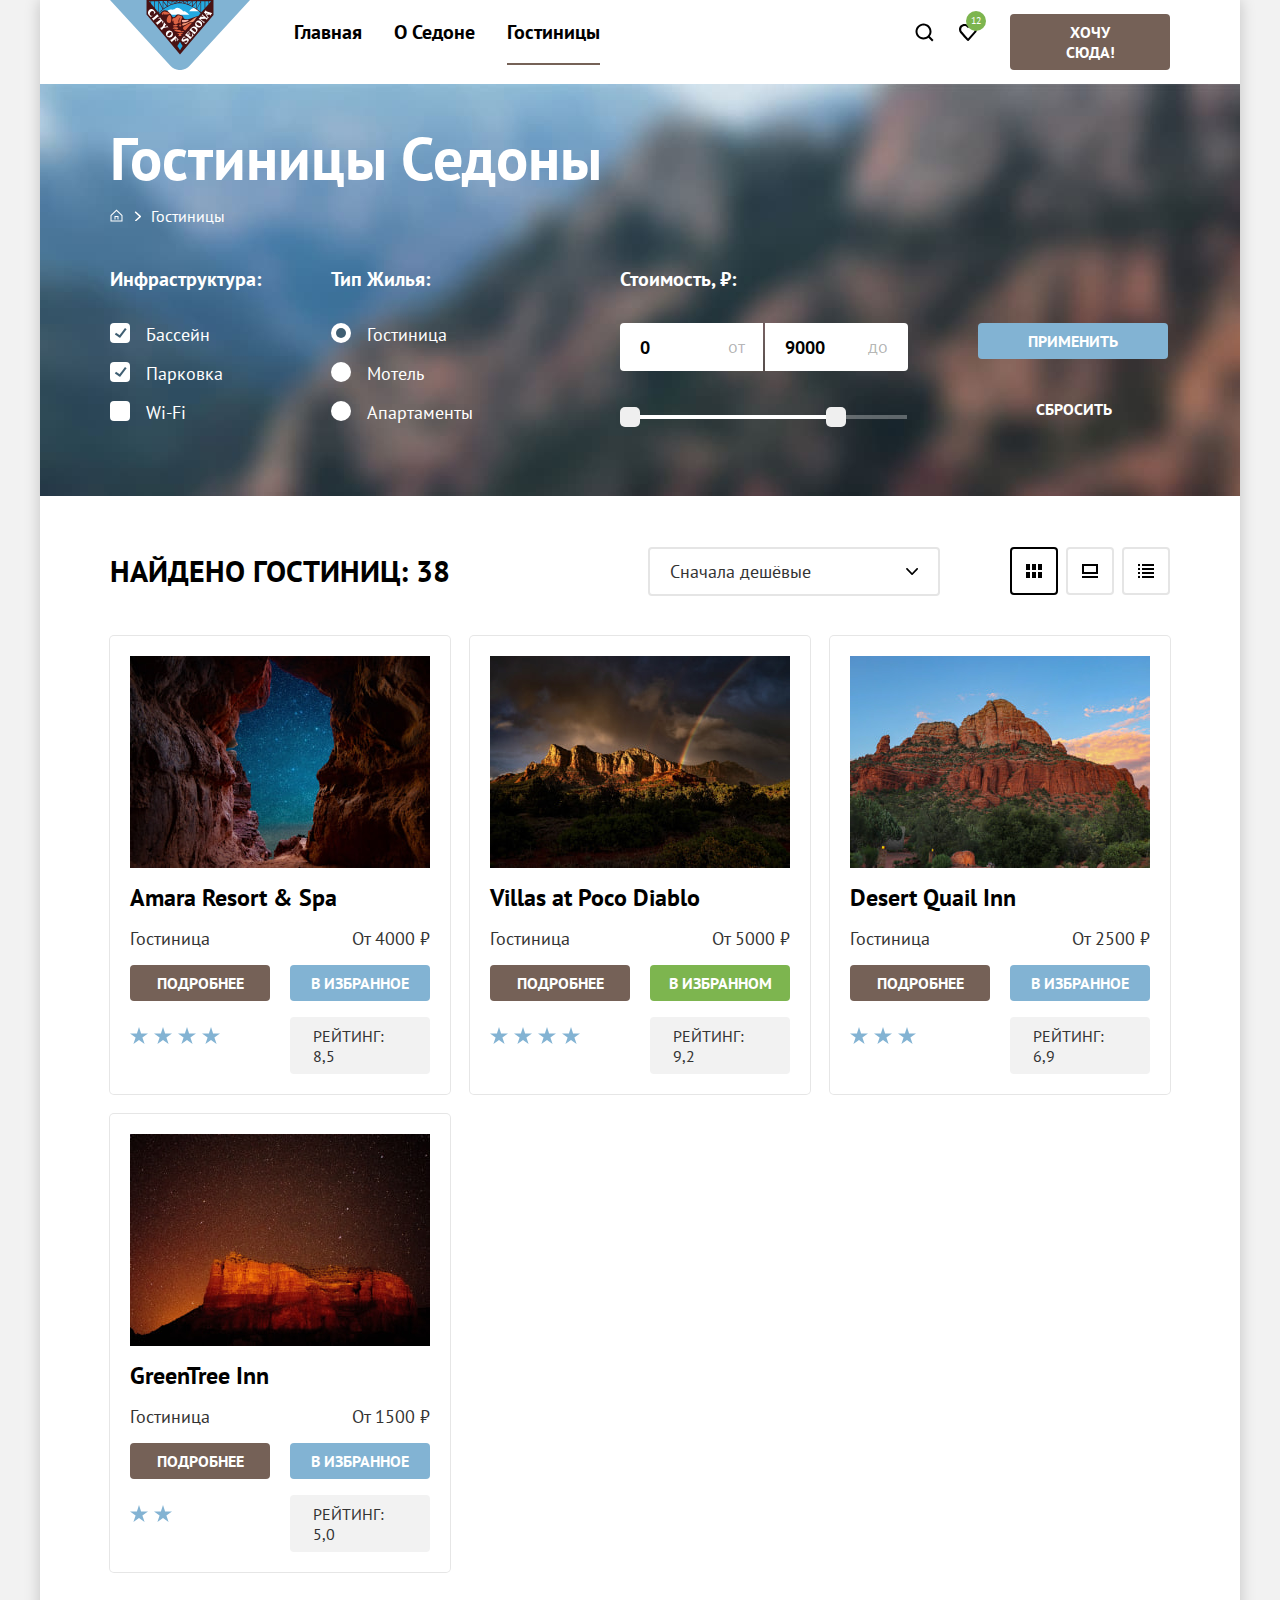
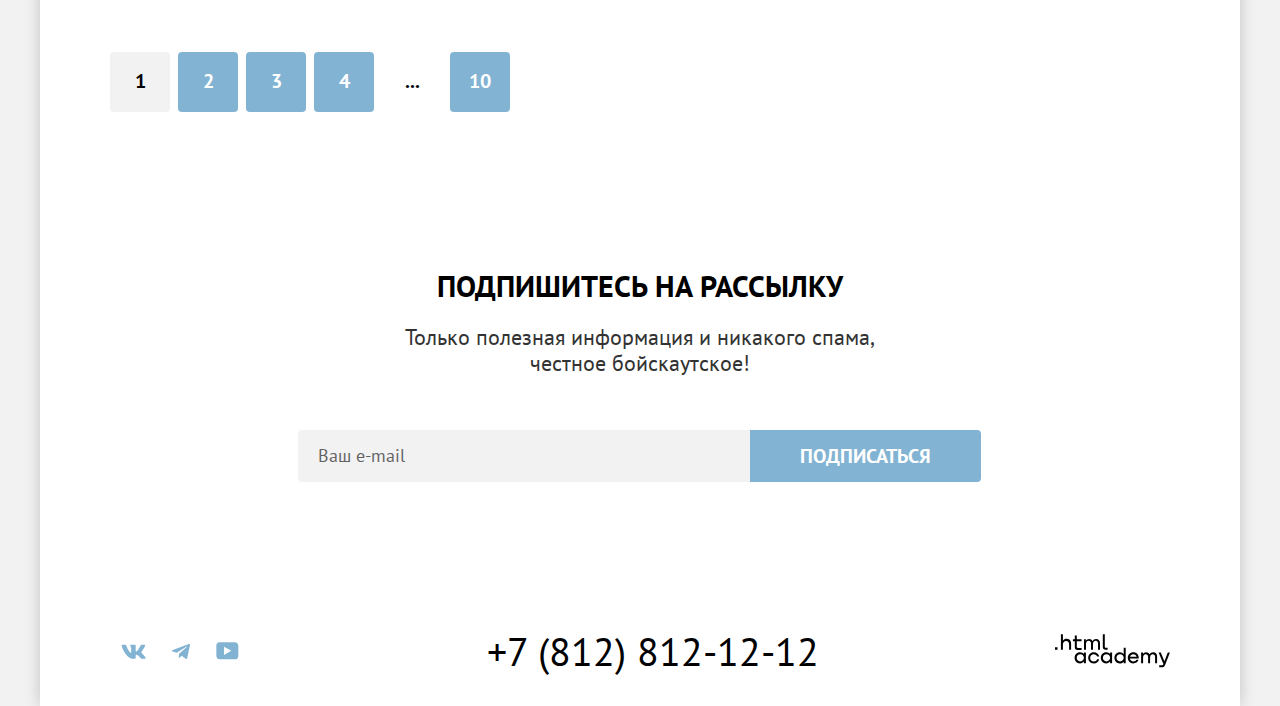
<file: catalog.html>
<!DOCTYPE html>
<html lang="ru">
  <head>
    <meta charset="UTF-8">
    <title>Седона. Гостиницы</title>
    <link rel="stylesheet" href="styles/styles.css">
    <link rel="icon" href="favicon.ico">
    <link rel="icon" type="image/png" sizes="32x32" href="images/favicon.png">
  </head>
  <body>
    <div class="page-container">
      <header class="header" data-test="header">
        <div class="header-container">
          <nav class="navigation">
            <div class="navigation-left">
              <a class="navigation-logo" href="index.html">
                <img class="header-logo" src="images/logo.svg" width="140" height="70" alt="Логотип города Седона">
              </a>
              <ul class="navigation-list">
                <li class="navigation-item">
                  <a class="navigation-link" href="index.html">Главная</a>
                </li>
                <li class="navigation-item">
                  <a class="navigation-link" href="#">О Седоне</a>
                </li>
                <li class="navigation-item">
                  <a class="navigation-link navigation-link-current" href="#">Гостиницы</a>
                </li>
              </ul>
            </div>
            <ul class="navigation-user">
              <li class="navigation-user-item">
                <a class="navigation-user-link navigation-user-link-search" href="#">
                  <span class="visually-hidden">Поиск</span>
                  <svg class="navigation-icon" aria-hidden="true" focusable="false" xmlns="http://www.w3.org/2000/svg" width="19" height="19" fill="none" viewBox="0 0 19 19">
                    <path d="m18.5 17.008-3.7-3.68c1-1.292 1.7-2.983 1.7-4.872C16.5 4.08 12.9.5 8.5.5s-8 3.68-8 8.055c0 4.376 3.6 7.956 8 7.956 1.8 0 3.5-.597 4.9-1.69l3.7 3.679 1.4-1.492Zm-10-2.486c-3.3 0-6-2.685-6-5.967 0-3.282 2.7-5.967 6-5.967s6 2.685 6 5.967c0 3.282-2.7 5.967-6 5.967Z"/>
                  </svg>
                </a>
              </li>
              <li class="navigation-user-item">
                <a class="navigation-user-link navigation-user-link-favorite" href="#">
                  <span class="visually-hidden">Избранное</span>
                  <svg class="navigation-icon" aria-hidden="true" focusable="false" xmlns="http://www.w3.org/2000/svg" width="18" height="17" fill="none" viewBox="0 0 18 17">
                    <path d="M8.9 17c-.3 0-.6-.1-.8-.4-5.4-6.1-6.7-7.5-7-7.9C.4 7.8 0 6.6 0 5.4 0 2.4 2.4 0 5.5 0 6.8 0 8 .5 9 1.3 10 .5 11.3 0 12.5 0c3 0 5.5 2.4 5.5 5.4 0 1.3-.5 2.5-1.3 3.4l-7 7.9c-.2.2-.4.3-.8.3Zm-6-9.5c.3.4 3.5 4 6.1 6.9l6.2-7c.5-.5.7-1.2.7-2 0-1.8-1.5-3.3-3.3-3.3-1 0-2 .5-2.7 1.3-.3.3-.6.4-.9.4-.3 0-.6-.2-.8-.4-.7-.8-1.7-1.3-2.7-1.3-1.8 0-3.3 1.5-3.3 3.3-.1.9.3 1.6.7 2.1-.1 0-.1 0 0 0Z"/>
                  </svg>
                  <span class="favorite-likes">12</span>
                </a>
              </li>
              <li class="navigation-user-item">
                <a class="header-button" href="#">Хочу сюда!</a>
              </li>
            </ul>
          </nav>
        </div>
      </header>
      <main class="main-container" data-test="main">
        <section class="filter" data-test="filter">
          <h1 class="inner-header-title">Гостиницы Седоны</h1>
          <ul class="breadcrumbs">
            <li class="breadcrumbs-item">
              <a class="breadcrumbs-link breadcrumbs-link-home" href="index.html">
                <svg width="13" height="15" viewBox="0 0 13 15" fill="none" xmlns="http://www.w3.org/2000/svg">
                  <path d="M6.5 0.5L0.5 6.30006V12.5001H12.5V6.30006L6.5 0.5ZM11.5 11.5001H1.5V6.70005L6.5 1.9L11.5 6.70005V11.5001Z" fill="white"/>
                  <path d="M4.5 10.5001H5.5V8.00005H7.5V10.5001H8.5V7.00005H4.5V10.5001Z" fill="white"/>
                  </svg>
                <span class="visually-hidden">Главная</span>
              </a>
            </li>
            <li class="breadcrumbs-item">
              <a class="breadcrumbs-link" title="Вы находитесь тут" href="#">Гостиницы</a>
            </li>
          </ul>
          <form class="catalog-filter" action="https://echo.htmlacademy.ru/" method="get">
            <div class="catalog-filter-group-left">
              <fieldset class="catalog-filter-group">
                <legend class="catalog-filter-group-title">Инфраструктура:</legend>
                <ul class="catalog-filter-list">
                  <li class="catalog-filter-item">
                    <label class="control">
                      <input class="visually-hidden control-input" type="checkbox" name="pool" checked>
                      <span class="control-mark"></span>
                      <span class="control-label">Бассейн</span>
                    </label>
                  </li>
                  <li class="catalog-filter-item">
                    <label class="control">
                      <input class="visually-hidden control-input" type="checkbox" name="parking" checked>
                      <span class="control-mark"></span>
                      <span class="control-label">Парковка</span>
                    </label>
                  </li>
                  <li class="catalog-filter-item">
                    <label class="control">
                      <input class="visually-hidden control-input" type="checkbox" name="wifi">
                      <span class="control-mark"></span>
                      <span class="control-label">Wi-Fi</span>
                    </label>
                  </li>
                </ul>
              </fieldset>
              <fieldset class="catalog-filter-group">
                <legend class="catalog-filter-group-title">Тип Жилья:</legend>
                <ul class="catalog-filter-list">
                  <li class="catalog-filter-item">
                    <label class="control">
                      <input class="visually-hidden control-input" type="radio" name="housing-type" value="hotel" checked>
                      <span class="control-mark-radio"></span>
                      <span class="control-label">Гостиница</span>
                    </label>
                  </li>
                  <li class="catalog-filter-item">
                    <label class="control">
                      <input class="visually-hidden control-input" type="radio" name="housing-type" value="motel">
                      <span class="control-mark-radio"></span>
                      <span class="control-label">Мотель</span>
                    </label>
                  </li>
                  <li class="catalog-filter-item">
                    <label class="control">
                      <input class="visually-hidden control-input" type="radio" name="housing-type" value="apartments">
                      <span class="control-mark-radio"></span>
                      <span class="control-label">Апартаменты</span>
                    </label>
                  </li>
                </ul>
              </fieldset>
            </div>
            <div class="catalog-filter-group-right">
              <fieldset class="catalog-filter-group">
                <legend class="catalog-filter-group-title">Стоимость, ₽:</legend>
                <div class="range-wrapper-inputs">
                  <label class="filter-range-control"><span class="label-text">от</span>
                    <input class="range-input range-input-min" type="number" name="min-interval" value="0"></label>
                  <label class="filter-range-control"><span class="label-text">до</span>
                    <input class="range-input range-input-max" type="number" name="max-interval" value="9000"></label>
                </div>
                <div class="range-scale">
                  <div class="range-bar" style="left: 0; width: 226px;">
                    <button class="range-toggle toggle-min" type="button">
                      <span class="visually-hidden">Управление нижней границей стоимости</span>
                    </button>
                    <button class="range-toggle toggle-max" type="button">
                      <span class="visually-hidden">Управление верхней границей стоимости</span>
                    </button>
                  </div>
                </div>
              </fieldset>
              <div class="catalog-filter-buttons">
                <button class="catalog-filter-submit" type="submit">Применить</button>
                <button class="catalog-filter-reset" type="reset">Сбросить</button>
              </div>
            </div>
          </form>
        </section>
        <section class="catalog" data-test="catalog">
          <h2 class="visually-hidden" hidden>Каталог гостиниц</h2>
          <div class="catalog-control">
            <h3 class="catalog-title">Найдено гостиниц: <span>38</span></h3>
            <div class="catalog-buttons">
              <select class="select-control" aria-label="Сортировка">
                <option value="popular">Сначала популярные</option>
                <option value="cheap" selected>Сначала дешёвые</option>
                <option value="expensive">Сначала дорогие</option>
              </select>
              <ul class="view-buttons">
                <li class="view-button-item">
                  <a class="view-button view-button-tile view-button-current" href="#">
                    <span class="visually-hidden">Показать плиткой</span>
                  </a>
                </li>
                <li class="view-button-item">
                  <a class="view-button view-button-card" href="#">
                    <span class="visually-hidden">Показать карточками</span>
                  </a>
                </li>
                <li class="view-button-item">
                  <a class="view-button view-button-list" href="#">
                    <span class="visually-hidden">Показать списком</span>
                  </a>
                </li>
              </ul>
            </div>
          </div>
          <ul class="product-list">
            <li class="product-card">
              <a class="product-card-link" href="#" tabindex="-1">
                <img class="product-card-img" src="images/hotel-1.jpg" width="300" height="212" alt="Звездное небо в расщелине гор">
              </a>
              <a class="product-card-link" href="#" tabindex="-1">
                <h3 class="product-card-title">Amara Resort & Spa</h3>
              </a>
              <p class="product-card-type">Гостиница</p>
              <p class="product-card-price">От <span class="price">4000</span> ₽</p>
              <a class="product-card-button" href="#">Подробнее</a>
              <a class="add-favorite-button" href="#">В избранное</a>
              <ul class="product-card-stars">
                <li class="star active"></li>
                <li class="star active"></li>
                <li class="star active"></li>
                <li class="star active"></li>
                <li class="star visually-hidden"></li>
              </ul>
              <p class="product-card-rating">Рейтинг: <span class="rating">8,5</span></p>
            </li>
            <li class="product-card">
              <a class="product-card-link" href="#" tabindex="-1">
                <img class="product-card-img" src="images/hotel-2.jpg" width="300" height="212" alt="Радуга над горным хребетом">
              </a>
              <a class="product-card-link" href="#" tabindex="-1">
                <h3 class="product-card-title">Villas at Poco Diablo</h3>
              </a>
              <p class="product-card-type">Гостиница</p>
              <p class="product-card-price">От <span class="price">5000</span> ₽</p>
              <a class="product-card-button" href="#">Подробнее</a>
              <a class="add-favorite-button add-favorite-button-current" href="#">В избранном</a>
              <ul class="product-card-stars">
                <li class="star active"></li>
                <li class="star active"></li>
                <li class="star active"></li>
                <li class="star active"></li>
                <li class="star visually-hidden"></li>
              </ul>
              <p class="product-card-rating">Рейтинг: <span class="rating">9,2</span></p>
            </li>
            <li class="product-card">
              <a class="product-card-link" href="#" tabindex="-1">
                <img class="product-card-img" src="images/hotel-3.jpg" width="300" height="212" alt="Горы на фоне голубого неба">
              </a>
              <a class="product-card-link" href="#" tabindex="-1">
                <h3 class="product-card-title">Desert Quail Inn</h3>
              </a>
              <p class="product-card-type">Гостиница</p>
              <p class="product-card-price">От <span class="price">2500</span> ₽</p>
              <a class="product-card-button" href="#">Подробнее</a>
              <a class="add-favorite-button" href="#">В избранное</a>
              <ul class="product-card-stars">
                <li class="star active"></li>
                <li class="star active"></li>
                <li class="star active"></li>
                <li class="star visually-hidden"></li>
                <li class="star visually-hidden"></li>
              </ul>
              <p class="product-card-rating">Рейтинг: <span class="rating">6,9</span></p>
            </li>
            <li class="product-card">
              <a class="product-card-link" href="#" tabindex="-1">
                <img class="product-card-img" src="images/hotel-4.jpg" width="300" height="212" alt="Горы на фоне звёздного неба">
              </a>
              <a class="product-card-link" href="#" tabindex="-1">
                <h3 class="product-card-title">GreenTree Inn</h3>
              </a>
              <p class="product-card-type">Гостиница</p>
              <p class="product-card-price">От <span class="price">1500</span> ₽</p>
              <a class="product-card-button" href="#">Подробнее</a>
              <a class="add-favorite-button" href="#">В избранное</a>
              <ul class="product-card-stars">
                <li class="star active"></li>
                <li class="star active"></li>
                <li class="star visually-hidden"></li>
                <li class="star visually-hidden"></li>
                <li class="star visually-hidden"></li>
              </ul>
              <p class="product-card-rating">Рейтинг: <span class="rating">5,0</span></p>
            </li>
          </ul>
          <ul class="pagination">
            <li class="pagination-item">
              <a class="pagination-link pagination-link current" title="Текущая страница">1</a>
            </li>
            <li class="pagination-item">
              <a class="pagination-link" href="#">2</a>
            </li>
            <li class="pagination-item">
              <a class="pagination-link" href="#">3</a>
            </li>
            <li class="pagination-item">
              <a class="pagination-link" href="#">4</a>
            </li>
            <li class="pagination-item">
              <span class="visually-hidden">...</span>
              <a class="pagination-link dotted">...</a>
            </li>
            <li class="pagination-item">
              <a class="pagination-link" href="#">10</a>
            </li>
          </ul>
        </section>
        <section class="subscribe-catalog" data-test="subscribe">
          <h2 class="subscribe-title">Подпишитесь на рассылку</h2>
          <p class="subscribe-text">Только полезная информация и никакого спама,<br> честное бойскаутское!</p>
          <form class="subscribe-form" action="https://echo.htmlacademy.ru/" method="post">
            <p class="subscribe-form-name">
              <label class="visually-hidden" for="user-email">Ваш e-mail</label>
              <input class="subscribe-email" type="email" id="user-email" name="user-email" placeholder="Ваш e-mail">
            </p>
            <button class="button subscribe-button" type="submit">Подписаться</button>
          </form>
        </section>
      </main>
      <footer class="footer" data-test="footer">
        <div class="footer-container">
          <ul class="social-list">
            <li class="social-item">
              <a class="social-link" href="https://vk.com/htmlacademy">
                <span class="visually-hidden">Вконтакте</span>
                <svg class="social-icon" aria-hidden="true" focusable="false" xmlns="http://www.w3.org/2000/svg" width="25" height="15" fill="none" viewBox="0 0 25 15">
                  <path fill-rule="evenodd" d="M24.116 1.804c.166-.546 0-.948-.795-.948h-2.625c-.668 0-.976.347-1.143.73 0 0-1.335 3.196-3.226 5.272-.612.602-.89.793-1.224.793-.167 0-.418-.19-.418-.738V1.804c0-.656-.184-.948-.74-.948H9.817c-.417 0-.668.304-.668.593 0 .621.946.765 1.043 2.513V7.76c0 .833-.153.984-.487.984-.89 0-3.055-3.21-4.34-6.885-.249-.715-.5-1.003-1.172-1.003H1.566c-.75 0-.9.347-.9.73 0 .682.89 4.07 4.145 8.551 2.17 3.06 5.225 4.72 8.008 4.72 1.67 0 1.875-.369 1.875-1.004V11.54c0-.737.158-.884.687-.884.39 0 1.057.192 2.615 1.667 1.78 1.75 2.073 2.533 3.075 2.533h2.625c.75 0 1.126-.368.91-1.096-.238-.724-1.088-1.775-2.215-3.022-.612-.71-1.53-1.475-1.809-1.858-.389-.49-.278-.71 0-1.147 0 0 3.2-4.426 3.533-5.929h.001Z" clip-rule="evenodd"/>
                </svg>
              </a>
            </li>
            <li class="social-item">
              <a class="social-link" href="https://t.me/htmlacademy">
                <span class="visually-hidden">Телеграм</span>
                <svg class="social-icon" aria-hidden="true" focusable="false" xmlns="http://www.w3.org/2000/svg" width="18" height="16" fill="none" viewBox="0 0 18 16">
                  <path d="M16.785.956.84 7.104C-.248 7.541-.24 8.148.64 8.42l4.094 1.277 9.472-5.976c.448-.272.857-.126.52.173l-7.673 6.925H7.05l.002.001-.283 4.22c.414 0 .597-.19.829-.414l1.988-1.934 4.136 3.055c.762.42 1.31.205 1.5-.706l2.715-12.795c.278-1.114-.425-1.618-1.153-1.29Z"/>
                </svg>
              </a>
            </li>
            <li class="social-item">
              <a class="social-link" href="https://www.youtube.com/user/htmlacademyru">
                <span class="visually-hidden">Ютуб</span>
                <svg class="social-icon" aria-hidden="true" focusable="false" xmlns="http://www.w3.org/2000/svg" width="23" height="18" fill="none" viewBox="0 0 23 18">
                  <path d="M18.94.356H3.507C1.647.356.333 1.95.333 3.756V13.85c0 1.913 1.314 3.506 3.174 3.506H19.16c1.642 0 3.174-1.593 3.174-3.4v-10.2c-.219-1.806-1.532-3.4-3.393-3.4ZM7.995 12.894V4.819l7.333 4.037-7.333 4.038Z"/>
                </svg>
              </a>
            </li>
          </ul>
          <a class="phone" href="tel:+78128121212">+7 (812) 812-12-12</a>
          <a class="copyright" href="https://htmlacademy.ru/">
            <svg class="logo-academy"  xmlns="http://www.w3.org/2000/svg" width="115" height="34" fill="none" viewBox="0 0 115 34">
              <path d="M0 13.256v2.6h2.5v-2.6H0ZM11.6 4.856c-1.6 0-2.8.7-3.6 1.7h-.1v-6.2h-2v15.5h2v-5.3c0-2.1 1.3-3.6 3.3-3.6 1.8 0 2.9 1.4 2.9 3.2v5.7h2v-6.1c.1-3-1.8-4.9-4.5-4.9ZM26.6 5.156h-4.8v-3.7h-2v3.8h-1.9v2h1.9v6c0 1.7 1 2.7 2.7 2.7h4.1v-2h-3.7c-.7 0-1.1-.4-1.1-1.1v-5.7h4.8v-2ZM41.1 4.956c-1.6 0-2.9.8-3.5 2.1h-.1c-.6-1.2-1.8-2.1-3.4-2.1-1.4 0-2.5.8-3.1 1.8h-.1v-1.6H29v10.6h2v-5.4c0-2 1-3.5 2.6-3.5 1.5 0 2.4 1 2.4 2.6v6.3h2v-5.6c0-2.4 1.4-3.3 2.6-3.3 1.5 0 2.4 1 2.4 2.6v6.3h2v-6.5c.1-2.5-1.4-4.3-3.9-4.3ZM47.8 13.056c0 1.7 1 2.7 2.8 2.7h2v-2h-1.7c-.7 0-1.1-.4-1.1-1.1V.356h-2v12.7ZM28.9 20.056c-.9-1.1-2.2-1.8-3.9-1.8-3.1 0-5.4 2.3-5.4 5.6s2.3 5.6 5.4 5.6c1.8 0 3-.8 3.8-1.9h.1v1.6h2v-10.6h-2v1.5Zm-3.6 7.4c-2.2 0-3.6-1.6-3.6-3.6s1.4-3.6 3.6-3.6 3.6 1.6 3.6 3.6c0 1.9-1.4 3.6-3.6 3.6ZM44.2 22.356c-.5-2.4-2.6-4.1-5.4-4.1-3.4 0-5.6 2.5-5.6 5.6 0 3.1 2.2 5.6 5.6 5.6 2.8 0 4.9-1.8 5.4-4.2h-2.1c-.4 1.3-1.7 2.3-3.3 2.3-2.2 0-3.6-1.6-3.6-3.6s1.4-3.6 3.6-3.6c1.6 0 2.8 1 3.3 2.2h2.1v-.2ZM55.1 20.056c-.9-1.1-2.2-1.8-3.9-1.8-3.1 0-5.4 2.3-5.4 5.6s2.3 5.6 5.4 5.6c1.8 0 3-.8 3.8-1.9h.1v1.6h2v-10.6h-2v1.5Zm-3.6 7.4c-2.2 0-3.6-1.6-3.6-3.6s1.4-3.6 3.6-3.6 3.6 1.6 3.6 3.6c0 1.9-1.5 3.6-3.6 3.6ZM68.7 20.156c-.9-1.1-2.2-1.9-3.9-1.9-3.1 0-5.4 2.3-5.4 5.6s2.2 5.6 5.4 5.6c1.7 0 3-.8 3.8-1.8h.1v1.5h2v-15.4h-2v6.4Zm-3.6 7.3c-2.2 0-3.6-1.6-3.6-3.6s1.4-3.6 3.6-3.6 3.6 1.6 3.6 3.6c-.1 2-1.5 3.6-3.6 3.6ZM78.3 18.256c-3.3 0-5.5 2.5-5.5 5.6 0 3 2.1 5.6 5.5 5.6 2.5 0 4.5-1.3 5.2-3.6h-2.1c-.5 1-1.6 1.6-3 1.6-1.9 0-3.3-1.3-3.4-2.9h8.8c.2-3.6-2-6.3-5.5-6.3Zm0 1.9c1.7 0 3 1 3.3 2.6h-6.5c.3-1.5 1.5-2.6 3.2-2.6ZM98.2 18.256c-1.6 0-2.9.8-3.6 2h-.1c-.6-1.2-1.8-2-3.4-2-1.4 0-2.5.7-3.1 1.8v-1.5h-1.9v10.6h2v-5.4c0-2 1-3.4 2.6-3.5 1.5 0 2.4 1 2.4 2.6v6.3h2v-5.6c0-2.4 1.4-3.3 2.6-3.3 1.5 0 2.4 1 2.4 2.6v6.3h2v-6.5c.1-2.6-1.4-4.4-3.9-4.4ZM109.4 27.356l-3.6-8.9h-2.2l4.8 11.6c-.3.9-.7 1.2-1.7 1.2h-2.5v2h2.5c1.8 0 2.8-.8 3.5-2.6l4.7-12.2h-2.1l-3.4 8.9Z"/>
            </svg>
            <span class="visually-hidden">Школа html academy</span>
          </a>
        </div>
      </footer>
    </div>
  </body>
</html>
</file>
<file: styles/styles.css>
@font-face {
  font-family: "PT Sans";
  font-style: normal;
  font-weight: 400;
  src: url("../fonts/ptsans-400.woff2") format("woff2");
  font-display: swap;
}

@font-face {
  font-family: "PT Sans";
  font-style: normal;
  font-weight: 700;
  src: url("../fonts/ptsans-700.woff2") format("woff2");
  font-display: swap;
}

html {
  height: 100%;
}

body {
  margin: 0;
  height: 100%;
  font-family: "PT Sans", sans-serif;
  font-size: 18px;
  font-weight: 400;
  line-height: 21px;
  color: #000000;
  background-color: #f2f2f2;
}

.page-container {
  width: 1200px;
  min-height: 100%;
  margin: 0 auto;
  background-color: #ffffff;
  background-size: cover;
  box-shadow: 0px 0px 15px 0px rgba(0, 0, 0, 0.2);
  display: flex;
  flex-direction: column;
}

.visually-hidden {
  position: absolute;
  width: 1px;
  height: 1px;
  margin: -1px;
  padding: 0;
  border: 0;
  clip: rect(0 0 0 0);
  overflow: hidden;
}

.header-container {
  width: 1060px;
  margin: 0 auto;
  padding: 0 70px;
  background-color: #ffffff;

  position: relative;
}

.navigation {
  display: flex;
}

.navigation-left {
  display: flex;
}

.navigation-logo {
  width: 140px;
  margin-right: 28px;
  margin-bottom: -10px;
  z-index: 2;
}

.navigation-logo:hover {
  opacity: 0.7;
}

.navigation-logo:focus {
  opacity: 0.7;
}

.navigation-logo:active {
  opacity: 0.3;
}

.navigation-list {
  margin: 0;
  padding: 0;
  width: 470px;
  list-style-type: none;
  display: flex;
  flex-wrap: wrap;
}

.navigation-link {
  font-size: 20px;
  line-height: 24px;
  font-weight: 700;
  color: #000000;
  text-decoration: none;
  text-transform: capitalize;
  display: block;
  padding: 20px 16px;
}

.navigation-link-current {
  position: relative;
}

.navigation-link-current::before {
  position: absolute;
  content: "";
  right: 16px;
  bottom: -1px;
  left: 16px;
  height: 2px;
  background-color: #756257;
  z-index: 1;
}

.navigation-link:hover {
  color: #756157;
}

.navigation-link:focus {
  color: #756157;
}

.navigation-link:active {
  color:  rgba(117, 97, 87, 0.3);
}

.navigation-user {
  max-width: 350px;
  margin: 0;
  padding: 0;
  margin-left: auto;
  list-style-type: none;
  display: flex;
}

.navigation-user-link {
  position: relative;
  font-size: 20px;
  line-height: 24px;
  font-weight: 700;
  color: #000000;
  text-decoration: none;
  display: block;
  min-width: 20px;
  min-height: 20px;
  padding: 22px 12px;
}

.navigation-user-link:hover .navigation-icon {
  fill: #756157;
}

.navigation-user-link:focus .navigation-icon {
  fill: #756157;
}

.navigation-user-link:active .navigation-icon {
  fill: rgba(117, 97, 87, 0.3);
}

.navigation-icon {
  position: absolute;
  top: 0;
  right: 0;
  bottom: 0;
  left: 0;
  fill: none;
  margin: auto;
  fill: #000000;
}

.favorite-likes {
position: absolute;
top: 11px;
left: 20px;
z-index: 1;
font-size: 10px;
font-weight: 400;
line-height: 10px;
color: #ffffff;
text-align: center;
vertical-align: top;
padding: 5px;
border-radius: 10px;
background-color: #7DB54F;
}

.header-button {
  font-size: 16px;
  font-weight: 700;
  line-height: 20px;
  color: #ffffff;
  text-align: center;
  text-transform: uppercase;
  text-decoration: none;
  width: 160px;
  margin: 14px 0 14px 20px;
  padding: 8px 34px;
  border-radius: 4px;
  background-color: #756157;
  display: block;
  box-sizing: border-box;
}

.header-button:hover, .product-card-button:hover {
  background-color: #615048;
}

.header-button:focus, .product-card-button:focus {
  background-color: #615048;
}

.header-button:active, .product-card-button:active {
  background-color: #756157;
  color: rgba(255, 255, 255, 0.3)
}

.header-button:disabled, .product-card-button:disabled {
  background-color: #E5E5E5;
}

.main-container {
  flex-grow: 1;
}

.hero-img {
  display: block;
  margin: 0 auto;
  padding-top: 51px;
  padding-bottom: 82px;
}

.hero {
  background-image: url("../images/hero-background.jpg");
  background-color: #a1d1f1;
  background-size: cover;
  background-repeat: no-repeat;
  clip-path: polygon(50% 0%, 100% 0, 100% 88%, 79% 93.5%, 79% 88.5%, 50% 100%, 21% 88.5%, 21% 93.5%, 0 88%, 0 0);
  margin: 0 auto;
  padding: 0;

}

.advantages-slogan {
  width: 651px;
  margin: 0 auto;
  margin-bottom: 21px;
  padding: 69px 0;
}

.advantages-lead {
  font-size: 30px;
  font-weight: 700;
  line-height: 36px;
  text-align: center;
  text-transform: uppercase;
  margin: 0 auto;
  margin-bottom: 25px;
}

.advantages-text {
  color: #333333;
  font-size: 22px;
  font-weight: 400;
  line-height: 26px;
  text-align: center;
  margin: 0 auto;
}

.advantages-list {
  display: flex;
  flex-wrap: wrap;
  justify-content: space-between;
  list-style-type: none;
  margin: 0;
  padding: 0;
}

.advantages-item-hight .advantages-wraper {
  padding: 102px 85px;
}

.advantages-wraper {
  padding: 112.5px 85px;
}

.advantages-item {
  background-color: #83B3D31F;
  width: 400px;
}

.advantages-item-hight {
  color: #ffffff;
  background-color: #82B3D3;
  display: flex;
  width: 1200px;
}

.advantages-item-hight:last-child {
  flex-direction: row-reverse;
}

.advantages-item-medium {
  background: #83B3D333;
}

.advantages-title {
  font-size: 24px;
  font-weight: 700;
  line-height: 28px;
  text-align: center;
  text-transform: uppercase;
  margin-top: 0;
  padding: 0 29px;
  margin-bottom: 62px;
}

.advantages-description {
  color: #333333;
  text-align: center;
  margin: 0;
}

.advantages-item-hight .advantages-description  {
  color: #ffffff;
  background-color: #82B3D3;
}

.advantages-img {
  background-size: contain;
}

.infrastructure-slogan {
  width: 505px;
  margin: 0 auto;
  padding: 64px 0;
}

.infrastructure-lead {
  font-size: 30px;
  font-weight: 700;
  line-height: 36px;
  text-align: center;
  text-transform: uppercase;
  margin: 0 auto;
  margin-bottom: 20px;
}

.infrastructure-text {
  color: #333333;
  font-size: 22px;
  font-weight: 400;
  line-height: 26px;
  text-align: center;
  margin: 0 auto;
}

.infrastructure-list {
  display: flex;
  justify-content: space-between;
  list-style-type: none;
  margin: 0;
  padding: 0;
}

.infrastructure-item {
  width: 400px;
  padding: 81px 85px;
}

.infrastructure-item:nth-child(1) .infrastructure-wrapper::before {
  content: "";
  display: block;
  margin: 0 auto;
  margin-bottom: 30px;
  background-image: url("../images/house.svg");
  background-repeat: no-repeat;
  width: 75px;
  height: 72px;
}

.infrastructure-item:nth-child(2) .infrastructure-wrapper::before {
  content: "";
  display: block;
  margin: 0 auto;
  margin-bottom: 30px;
  background-image: url("../images/food.svg");
  background-repeat: no-repeat;
  width: 75px;
  height: 72px;
}

.infrastructure-item:nth-child(3) .infrastructure-wrapper::before {
  content: "";
  display: block;
  margin: 0 auto;
  margin-bottom: 30px;
  background-image: url("../images/gift.svg");
  background-repeat: no-repeat;
  width: 75px;
  height: 72px;
}

.infrastructure-item-medium {
  background-color: #83B3D31F;
}

.infrastructure-title {
  font-size: 24px;
  font-weight: 700;
  line-height: 28px;
  text-align: center;
  text-transform: uppercase;
  margin: 0 auto;
  margin-bottom: 30px;
}

.infrastructure-description {
  color: #333333;
  text-align: center;
  margin: 0 auto;
}

.search {
  padding: 96px 300px;
}

.search-wrapper {
  text-align: center;
}

.search-title {
  font-size: 30px;
  font-weight: 700;
  line-height: 36px;
  text-align: center;
  text-transform: uppercase;
  margin: 0 auto;
  margin-bottom: 20px;
}

.search-text {
  color: #333333;
  font-size: 22px;
  font-weight: 400;
  line-height: 26px;
  text-align: center;
  margin: 0 auto;
  margin-bottom: 54px;
}

.search-button {
  font-size: 20px;
  font-weight: 700;
  line-height: 36px;
  color: #ffffff;
  text-transform: uppercase;
  text-decoration: none;
  display: inline-block;
  padding: 8px 50px;
  border-radius: 4px;
  background-color: #756157;
}

.search-button:hover {
  background-color: #615048;
}

.search-button:focus {
  background-color: #615048;
}

.search-button:active {
  background-color: #756157;
  color: rgba(255, 255, 255, 0.3)
}

.search-button:disabled {
  background-color: #E5E5E5;
}

.subscribe-main {
  background-image: url("../images/subscribe.jpg");
  background-color: #000000;
  background-size: 100% auto;
  background-repeat: no-repeat;
  color: #ffffff;
  padding: 96px 258px 104px;
}

.subscribe-catalog {
  background-color: #ffffff;
  background-size: 100% auto;
  background-repeat: no-repeat;
  color: #000000;
  padding: 96px 258px 104px;
}

.subscribe-catalog .subscribe-text {
  color: #333333;
}

.subscribe-title {
  font-size: 30px;
  font-weight: 700;
  line-height: 36px;
  text-align: center;
  text-transform: uppercase;
  margin: 0 auto;
  margin-bottom: 20px;
}

.subscribe-text {
  font-size: 22px;
  font-weight: 400;
  line-height: 26px;
  text-align: center;
  margin: 0 auto;
  margin-bottom: 54px;
}

.subscribe-form {
  display: flex;
}

.subscribe-form-name {
  margin: 0;
}

.subscribe-email {
  font-family: inherit;
  font-size: 18px;
  font-weight: 400;
  line-height: 24px;
  color: #000000;
  background-color: #f2f2f2;
  width: 452px;
  padding: 14px 20px;
  box-sizing: border-box;
  border: none;
  border-radius: 4px 0 0 4px;
}

.subscribe-email::placeholder {
  color: #000000;
  opacity: 0.6;
}

.subscribe-email:hover {
  background-color: #E6E6E6;
}

.subscribe-email:focus {
  background-color: #E6E6E6;
}

.subscribe-button {
  font-family: inherit;
  font-size: 20px;
  font-weight: 700;
  line-height: 36px;
  color: #ffffff;
  text-align: center;
  text-transform: uppercase;
  text-decoration: none;
  border: none;
  border-radius: 0 4px 4px 0;
  background-color: #82B3D3;
  padding: 8px 50px;
  cursor: pointer;
}

.subscribe-button:hover {
  background-color: #68A2CA;
}

.subscribe-button:focus {
  background-color: #68A2CA;
}

.subscribe-button:active {
  background-color: #82B3D3;
  color: rgba(255, 255, 255, 0.3);
}

.subscribe-button:disabled {
  background-color: #E5E5E5;
}

.footer-container {
  display: flex;
  width: 1060px;
  margin: 0 auto;
  margin: 40px 70px 30px;
  background-color: #ffffff;
  justify-content: space-between;
}

.social-list {
  list-style-type: none;
  min-width: 142px;
  max-width: 150px;
  margin: 5px 0;
  padding: 0;
  display: flex;
  flex-wrap: wrap;
}

.social-item {
  width: 47px;
  height: 40px;
}

.social-link {
  display: block;
  position: relative;
  padding: 20px 11px;
}

.social-icon {
  position: absolute;
  top: 0;
  right: 0;
  bottom: 0;
  left: 0;
  margin: auto;
  fill: #83B3D3;
}

.social-link:hover .social-icon {
  fill: #68A2CA;
}
.social-link:focus .social-icon {
  fill: #68A2CA;
}
.social-link:active .social-icon {
  fill: rgba(104, 162, 202, 0.3);
}

.phone {
  font-size: 40px;
  font-weight: 400;
  line-height: 40px;
  color: #000000;
  display: flex;
  align-items: center;
  text-decoration: none;
  width: 333px;
}

.phone:hover {
  color: #756157;
}
.phone:focus {
  color: #756157;
}
.phone:active {
  color:  rgba(117, 97, 87, 0.3);
}

.copyright {
  display: block;
  position: relative;
  width: 115px;
  margin: 8px 0;

}

.logo-academy {
  position: absolute;
  top: 0;
  right: 0;
  bottom: 0;
  left: 0;
  margin: auto;
  fill: #000000;
}

.copyright:hover .logo-academy {
  fill: #756157;
}
.copyright:focus .logo-academy {
  fill: #756157;
}
.copyright:active .logo-academy {
  fill: rgba(117, 97, 87, 0.3);
}

.filter {
  background-image: url("../images/filters.jpg");
  background-color: #ffffff;
  background-size: 100% auto;
  background-repeat: no-repeat;
  color: #ffffff;
  padding: 35px 70px 70px;
}

.inner-header-title {
  font-size: 60px;
  font-weight: 700;
  line-height: 78px;
  margin: 0 auto;
  margin-bottom: 8px;
}

.breadcrumbs {
  list-style-type: none;
  display: flex;
  margin: 0;
  padding: 0;
  margin-bottom: 40px;
}

.breadcrumbs-item {
  position: relative;
}

.breadcrumbs-item:not(:last-child):after {
  content: "";
  position: absolute;
  top: 6px;
  right: 10px;
  width: 7px;
  height: 10px;
  background-image: url("../images/breadcrumbs-arrow.svg");
  background-repeat: no-repeat;
}

.breadcrumbs-link-home {
  display: block;
  position: relative;
  width: 13px;
  height: 15px;
  padding: 3px 0;
  fill: #ffffff;
}

.breadcrumbs-link {
  font-size: 16px;
  font-weight: 400;
  line-height: 21px;
  color: #ffffff;
  text-decoration: none;
  margin-right: 28px;
}

.breadcrumbs-link:hover {
  opacity: 0.6;
}

.breadcrumbs-link:focus {
  opacity: 0.6;
}

.breadcrumbs-link:active {
  opacity: 0.3;
}

.catalog-filter {
  width: 1060px;
  margin: 0 auto;
  padding: 0;
  display: flex;
  justify-content: space-between;
}

.catalog-filter-group {
  min-width: 151px;
  margin: 0;
  margin-right: 70px;
  padding: 0;
  border: 0;
}

.catalog-filter-group:last-child {
  margin-right: 140px;
}

.control {
  position: relative;
  display: block;
  padding-left: 36px;
}

.control-mark {
  position: absolute;
  width: 20px;
  height: 20px;
  left: 0;
  border-radius: 4px;
  background: #FFFFFF;
}

.control:hover {
  opacity: 0.6;
}
.control:active {
  opacity: 0.3;
}
.control:has(input[disabled]) {
  opacity: 0.3;
}

.control-input[type="checkbox"]:focus-visible + .control-mark {
  content: "";
  position: absolute;
  width: 20px;
  height: 20px;
  outline: 3px solid #83B3D3;
  border-radius: 4px;
}
.control-input[type="checkbox"]:checked + .control-mark::before,
.control-input[type="checkbox"]:checked + .control-mark::after {
  position: absolute;
  content: "";
  background-color: #3F5E72;
  height: 2px;
}
.control-input[type="checkbox"]:checked + .control-mark::before {
  rotate: 34deg;
  width: 5px;
  top: 11px;
  left: 5px;
}
.control-input[type="checkbox"]:checked + .control-mark::after {
  rotate: 307deg;
  width: 11px;
  top: 9px;
  left: 7px;
}

.control-mark-radio {
  position: absolute;
  width: 20px;
  height: 20px;
  left: 0;
  border-radius: 50%;
  background: #FFFFFF;
}

.control-input[type="radio"]:focus-visible + .control-mark-radio {
  content: "";
  position: absolute;
  width: 20px;
  height: 20px;
  outline: 3px solid #83B3D3;
  border-radius: 50%;
}
.control-input[type="radio"]:checked + .control-mark-radio::before {
  position: absolute;
  content: "";
  background-color: #3F5E72;
  height: 10px;
  width: 10px;
  top: 5px;
  left: 5px;
  border-radius: 50%;
}

.control-label {
  line-height: 23px;
}

.control {
  cursor: pointer;
}

.catalog-filter-group-left  {
  width: 371px;
  display: flex;
}

.catalog-filter-group-right {
  width: 550px;
  display: flex;
}

.range-wrapper-inputs {
  display: flex;
  margin-bottom: 44px;
}

.range-input {
  font: inherit;
  font-size: 18px;
  font-weight: 700;
  line-height: 24px;
  width: 143px;
  height: 48px;
  background-color: #ffffff;
  box-sizing: border-box;
  margin: 0;
  padding: 12px 38px 12px 20px;
  border: none;
  position: relative;
}

.range-input:hover {
  background-color: #E6E6E6;
}
.range-input:focus {
  background-color: #E6E6E6;
  outline: 3px solid #83B3D3;
}

.range-input-min {
  margin-right: 2px;
  border-radius: 4px 0 0 4px;
}

.range-input-max {
  border-radius: 0 4px 4px 0;
}

.range-input::-webkit-outer-spin-button,
.range-input::-webkit-inner-spin-button {
  appearance: none;
  margin: 0;
}

.filter-range-control {
  position: relative;
}

.label-text {
  position: absolute;
  z-index: 1;
  top: 12px;
  right: 20px;
  line-height: 24px;
  color: rgba(0, 0, 0, 0.3);
}

.range-scale {
  position: relative;
  width: 287px;
  height: 4px;
  background-color: rgba(255, 255, 255, 0.3);
}

.range-bar {
  position: absolute;
  height: 4px;
  background-color: #ffffff;
}

.range-toggle {
  position: absolute;
  width: 20px;
  height: 20px;
  border: none;
  border-radius: 5px;
  color: #ffffff;
  cursor: pointer;
}

.range-toggle:hover {
  box-shadow: 0px 4px 10px 0px rgba(0, 0, 0, 0.25);
}
.range-toggle:focus,
.range-toggle:active {
  border: 3px solid #83B3D3;
  outline: none;
}

.toggle-min {
  top: -8px;
  left: 0;
}
.toggle-max {
  top: -8px;
  right: 0;
}

.catalog-filter-group-title {
  font-size: 20px;
  font-weight: 700;
  line-height: 24px;
  margin: 0;
  padding: 0;
  margin-bottom: 32px;
}

.catalog-filter-list {
  list-style-type: none;
  margin: 0;
  padding: 0;
}

.catalog-filter-item {
  margin-bottom: 16px;
}

.catalog-filter-item:last-child {
  margin-bottom: 0;
}

.control-input {
  font-size: 18px;
  font-weight: 400;
  line-height: 23px;
}

.catalog-filter-buttons {
  width: 191px;
  margin-top: 56px;
}

.catalog-filter-submit {
  font-family: inherit;
  font-size: 16px;
  font-weight: 700;
  line-height: 20px;
  color: #ffffff;
  text-align: center;
  text-transform: uppercase;
  padding: 8px 50px;
  border-radius: 4px;
  border: none;
  background-color: #82B3D3;
  margin-bottom: 32px;
  cursor: pointer;
}

.catalog-filter-submit:hover, .add-favorite-button:hover {
  background-color: #68A2CA;
}

.catalog-filter-submit:focus, .add-favorite-button:focus {
  background-color: #68A2CA;
}

.catalog-filter-submit:active, .add-favorite-button:active {
  background-color: #82B3D3;
  color: rgba(255, 255, 255, 0.3);
}
.catalog-filter-submit:disabled, .add-favorite-button:disabled {
  background-color: #E5E5E5;
}

.catalog-filter-reset {
  font-family: inherit;
  font-size: 16px;
  font-weight: 700;
  line-height: 20px;
  color: #ffffff;
  text-align: center;
  text-transform: uppercase;
  padding: 8px 58px;
  border-radius: 4px;
  border: none;
  background-color: transparent;
  cursor: pointer;
}

.catalog-filter-reset:hover {
  color: rgba(255, 255, 255, 0.6);
}

.catalog-filter-reset:focus {
  color: rgba(255, 255, 255, 0.6);
}

.catalog-filter-reset:active {
  color: rgba(255, 255, 255, 0.3);
}
.catalog-filter-reset:disabled {
  color: rgba(255, 255, 255, 0.3);
}

.catalog {
  padding: 50px 70px 60px;
}

.catalog-control {
  width: 1060px;
  margin: 0 auto;
  padding: 0;
  display: flex;
  margin-bottom: 40px;
}

.catalog-title {
  font-size: 30px;
  font-weight: 700;
  line-height: 36px;
  text-transform: uppercase;
  margin: 0;
  padding: 6px 0;
}

.catalog-buttons {
  width: 522px;
  display: flex;
  margin-left: auto;
  justify-content: space-between;
}

.select-control {
  font-family: inherit;
  font-size: 18px;
  font-weight: 400;
  line-height: 21px;
  color: #333333;
  background-color: #ffffff;
  border: 2px solid #E5E5E5;
  border-radius: 4px;
  width: 292px;
  height: 49px;
  padding: 12px 20px;
  background-image: url("../images/select-control-arrow.svg");
  background-repeat: no-repeat;
  background-position: right 20px center;
  appearance: none;
  cursor: pointer;
}

.select-control:hover {
  border-color: #68A2CA;
}
.select-control:focus {
  border-color: #68A2CA;
  outline: none;
}

.select-control:disabled {
  color: rgba(0, 0, 0, 0.3);
  border-color: rgba(0, 0, 0, 0.3);
}

.view-buttons {
  list-style-type: none;
  width: 160px;
  display: flex;
  margin: 0;
  padding: 0;
  gap: 8px;
}

.view-button {
  display: block;
  width: 48px;
  height: 48px;
  border: 2px solid #E5E5E5;
  border-radius: 4px;
  box-sizing: border-box;
}

.view-button:hover {
  border-color: #000000;
}
.view-button:focus {
  border-color: #68A2CA;
  outline: none;
}
.view-button:active {
  border-color: #000000;
}

.view-button-current {
  border: 2px solid #000000;
}

.view-button-tile {
  background-image: url("../images/tile.svg");
  background-repeat: no-repeat;
  background-position: center;
}

.view-button-card {
  background-image: url("../images/cards.svg");
  background-repeat: no-repeat;
  background-position: center;
}

.view-button-list {
  background-image: url("../images/list.svg");
  background-repeat: no-repeat;
  background-position: center;
}

.product-list {
  width: 1060px;
  display: grid;
  grid-template-columns: repeat(3, 340px);
  list-style-type: none;
  margin: 0 auto;
  margin-bottom: 80px;
  padding: 0;
  gap: 20px;
}

.product-card {
  width: 300px;
  padding: 20px;
  display: grid;
  grid-template-columns: repeat(2, 140px);
  grid-template-rows: min-content;
  gap: 16px 20px;
  box-shadow: 0 0 0 1px rgba(230, 230, 230, 1);
  border-radius: 4px;
}

.product-card-img {
  display: block;
}

.product-card-title {
  font-size: 24px;
  font-weight: 700;
  line-height: 28px;
  margin: 0;
}

.product-card-link {
  font-size: 24px;
  font-weight: 700;
  line-height: 28px;
  color: #000000;
  text-decoration: none;
  grid-column: 1 / -1;
}

.product-card-link:hover {
  opacity: 0.8;
}
.product-card-link:active {
  opacity: 0.6;
}

.product-card-type {
  color: #333333;
  margin: 0;
  padding: 0;
}

.product-card-price {
  color: #333333;
  margin: 0;
  padding: 0;
  text-align: end;
}

.product-card-button {
  font-size: 16px;
  font-weight: 700;
  line-height: 20px;
  color: #ffffff;
  text-transform: uppercase;
  text-decoration: none;
  text-align: center;
  display: block;
  box-sizing: border-box;
  width: 140px;
  height: 36px;
  padding: 8px 26px;
  border-radius: 4px;
  background-color: #756157;
}

.add-favorite-button {
  font-size: 16px;
  font-weight: 700;
  line-height: 20px;
  color: #ffffff;
  text-transform: uppercase;
  text-decoration: none;
  text-align: center;
  display: block;
  box-sizing: border-box;
  width: 140px;
  height: 36px;
  padding: 8px 20px;
  border-radius: 4px;
  background-color: #82B3D3;
}

.add-favorite-button-current {
  background-color: #7DB54F;
  padding: 8px 18px;
}

.add-favorite-button-current:hover {
  background-color: #6C9E42;
}
.add-favorite-button-current:focus {
  background-color: #6C9E42;
}
.add-favorite-button-current:active {
  color: rgba(255, 255, 255, 0.3);
  background-color: #7DB54F;
}
.add-favorite-button-current:disabled {
  background-color: #E5E5E5;
}

.product-card-stars {
  list-style-type: none;
  margin: 0;
  padding: 10px 0;
  display: flex;
  gap: 6px;
}

.star.active {
  content: "";
  display: block;
  width: 18px;
  height: 17px;
  background-image: url("../images/star.svg");
  background-repeat: no-repeat;
  background-size: contain;
  background-position: center;
}

.product-card-rating {
  font-size: 16px;
  font-weight: 400;
  line-height: 20px;
  color: #333333;
  text-transform: uppercase;
  background-color: #f2f2f2;
  margin: 0;
  padding: 9px 22px 8px 23px;
  border-radius: 4px;
}

.pagination {
  list-style-type: none;
  display: flex;
  width: 1060px;
  margin: 0 auto;
  padding: 0;
  gap: 8px;
}

.pagination-link {
  font-size: 20px;
  font-weight: 700;
  line-height: 36px;
  color: #ffffff;
  text-decoration: none;
  text-align: center;
  align-self: center;
  box-sizing: border-box;
  padding: 11px 18px;
  border-radius: 4px;
  background-color: #82B3D3;
  min-width: 60px;
  min-height: 60px;
  display: block;
}

.pagination-link:hover {
  background-color: #68A2CA;
}

.pagination-link:focus {
  background-color: #68A2CA;
}

.pagination-link:active {
  background-color: #82B3D3;
  color: rgba(255, 255, 255, 0.3);
}
.pagination-link:disabled {
  background-color: #E5E5E5;
}

.pagination-link.dotted {
  color: #000000;
  background-color: #ffffff;
}

.pagination-link.current {
  color: #000000;
  background-color: #f2f2f2;
}

.modal-container {
  position: fixed;
  top: 0;
  left: 0;
  width: 100%;
  height: 100%;
  background-color: rgba(242, 242, 242, 0.8);
  z-index: 2;
  display: flex;
}

.modal-container-close {
  display: none;
}

.modal {
  position: relative;
  margin: auto;
  padding: 64px 70px;
  background-color: #ffffff;
  border-radius: 30px;
  box-shadow: 0 25px 50px 0 rgba(0, 0, 0, 0.15);
}

.modal-search {
  width: 717px;
  box-sizing: border-box;
}

.modal-button-close {
  position: absolute;
  top: 64px;
  right: 52px;
  width: 52px;
  height: 52px;
  background-color: #F2F2F2;
  border: none;
  border-radius: 50%;
  padding: 0;
  cursor: pointer;
}

.modal-title {
  margin: 0;
  margin-bottom: 64px;
  font-family: "PT Sans", sans-serif;
  font-size: 30px;
  line-height: 36px;
  font-weight: 700;
  text-transform: uppercase;
  color: #000000;
  width: 682px;
}

.modal-content {
  display: flex;
  flex-direction: column;
}

.field-group {
  display: flex;
  flex-direction: column;
  position: relative;
  border: none;
  padding: 0;
  margin: 0;
}

.modal-form {
  display: flex;
  flex-direction: column;
  gap: 27px;
}

.quantity-human-wraper {
  display: flex;
  justify-content: space-between;
  column-gap: 20px;
}

.field-group-label,
.number-adults-label,
.number-children-label {
  display: flex;
  align-items: center;
  font-family: "PT Sans", sans-serif;
  font-size: 20px;
  font-weight: 700;
  line-height: 24px;
  text-transform: capitalize;
  position: relative;
}

.field-booking-date {
  box-sizing: border-box;
  border: none;
  background-color: #F2F2F2;
  width: 440px;
  height: 48px;
  border-radius: 4px;
  color: #000000;
  font-family: "PT Sans", sans-serif;
  font-size: 18px;
  font-weight: 700;
  line-height: 24px;
  padding: 12px 20px;
}

.field-booking-date::placeholder {
  opacity: 0.6;
}

.input-label {
  margin-right: auto;
}

.warning-input {
  box-sizing: border-box;
  width: 440px;
  margin-left: auto;
  padding-left: 20px;
}

.warning-input.message-error{
  color: #FF5757;
  font-family: "PT Sans", sans-serif;
  font-size: 16px;
}

.warning-input.message {
  font-family: "PT Sans", sans-serif;
  font-size: 16px;
}

.input-icon {
  position: absolute;
  box-sizing: border-box;
  top: 10px;
  right: 17px;
  padding: 2px 2px 3px;
  opacity: 0.3;
}

.number-adults,
.number-children {
  box-sizing: border-box;
  border: none;
  background-color: #F2F2F2;
  width: 111px;
  height: 48px;
  border-radius: 4px;
  color: #000000;
  font-family: "PT Sans", sans-serif;
  text-align: center;
  font-size: 18px;
  font-weight: 700;
  line-height: 20px;
  padding: 0 35px;
}

.number-adults::-webkit-inner-spin-button,
.number-children::-webkit-inner-spin-button {
  appearance: none;
  margin: 0;
}

.adults-label,
.children-label {
  margin-right: 46px;
}

.children-label {
  margin-right: 82px;
}

.button-minus,
.button-plus {
  box-sizing: border-box;
  position: absolute;
  background-color: transparent;
  padding: 0;
  border: none;
  cursor: pointer;
}

.button-minus {
  top: 14px;
  right: 80px;
}

.button-minus svg {
  display: block;
}

.minus-icon {
  fill: rgba(117, 97, 87, 0.3);
}

.button-plus {
  top: 14px;
  right: 10px;
  padding: 3px;
}

.button-plus svg {
  display: block;
}

.pluse-icon {
  fill: rgba(117, 97, 87, 0.3);
}

.submit-search-button {
  box-sizing: border-box;
  width: 577px;
  height: 60px;
  border: none;
  border-radius: 10px;
  color: #FFFFFF;
  background-color: #83B3D3;
  padding: 18px 77px;
  margin-top: 21px;
  font-family: "PT Sans", sans-serif;
  font-size: 20px;
  font-weight: 700;
  line-height: 24px;
  text-transform: uppercase;
}

.tooltip {
  position: absolute;
}

.tooltip-toggle {
  display: block;
  border: none;
  background-color: #83B3D3;
  padding: 0;
  margin: 0;
  margin-left: 10px;
  width: 26px;
  height: 26px;
  border-radius: 50%;
}

.tooltip-icon {
  display: block;
  width: 100%;
}

.tooltip-text {
  display: none;
  box-sizing: border-box;
  position: absolute;
  background-color: #333333;
  color: #ffffff;
  font-size: 16px;
  font-weight: 400;
  text-transform: none;
  line-height: 20px;
  padding: 19px 18px 21px 22px;
  width: 256px;
  border-radius: 10px;
  transform: translateX(-104px) translateY(9px);
  z-index: 1;
  box-shadow: 0 15px 30px 0 rgba(0, 0, 0, 0.30);
}

.tooltip-toggle:hover + .tooltip-text,
.tooltip-toggle:focus + .tooltip-text {
  display: block;
}

.tooltip-figure {
  display: block;
  position: absolute;
  width: 0;
  height: 0;
  border-left: 9px solid transparent;
  border-right: 9px solid transparent;
  border-bottom: 9px solid #333333;
  top: -8px;
  left: 118px;
  background-color: transparent;
}

.modal-button-close:hover {
  background-color: #E6E6E6;
}

.modal-button-close:focus {
  outline: none;
}

.modal-button-close:focus-visible {
  outline: 3px solid #83B3D3;
  background-color: #E6E6E6;
}

.modal-button-close:active svg {
  opacity: 0.3;
}

.field-booking-date:hover {
  background-color: #E6E6E6;
}

.field-booking-date:focus {
  outline: 3px solid #83B3D3;
  background-color: #E6E6E6;
}

.field-error {
  color: #FF5757;
}

.button-minus:hover .minus-icon,
.button-plus:hover .pluse-icon{
  fill: #000000;
}

.button-minus:focus .minus-icon,
.button-plus:focus .pluse-icon{
  outline: none;
}

.button-minus:focus-visible,
.button-plus:focus-visible {
  outline: 3px solid #82B3D3;
  border-radius: 4px;
}

.button-minus:active .minus-icon,
.button-plus:active .pluse-icon{
  opacity: 0.2;
}
</file>
